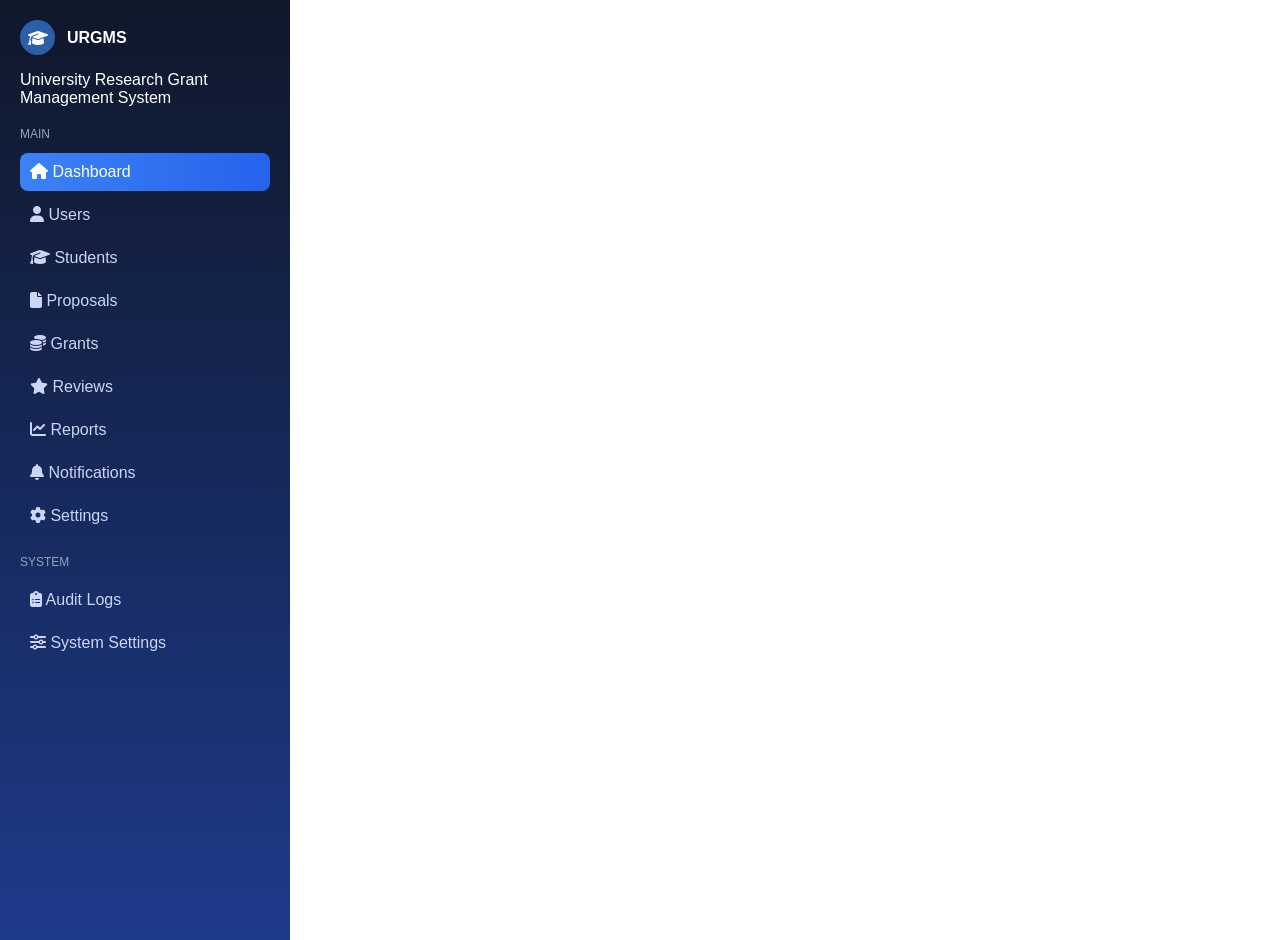
<file: background.html>
<!DOCTYPE html>
<html lang="en">
<head>
<meta charset="UTF-8">
<title>Sidebar</title>
<link rel="stylesheet" href="background.css">
<link rel="stylesheet" href="https://cdnjs.cloudflare.com/ajax/libs/font-awesome/6.5.0/css/all.min.css">
</head>
<body>

<div class="sidebar">  
    <a class="logo">
    <span class="icon-box">
    <i class="fa-solid fa-graduation-cap"></i></span><b>URGMS</b></a>
    <p>University Research Grant Management System</p>
    
    <div class="menu">
    <p class="section">MAIN</p>

    <a class="item active"><i class="fa-solid fa-house"></i> Dashboard</a>
    <a class="item"><i class="fa-solid fa-user"></i> Users</a>
    <a class="item"><i class="fa-solid fa-graduation-cap"></i> Students</a>
    <a class="item"><i class="fa-solid fa-file"></i> Proposals</a>
    <a class="item"><i class="fa-solid fa-coins"></i> Grants</a>
    <a class="item"><i class="fa-solid fa-star"></i> Reviews</a>
    <a class="item"><i class="fa-solid fa-chart-line"></i> Reports</a>
    <a class="item"><i class="fa-solid fa-bell"></i> Notifications</a>
    <a class="item"><i class="fa-solid fa-gear"></i> Settings</a>

    <p class="section">SYSTEM</p>

    <a class="item"><i class="fa-solid fa-clipboard-list"></i> Audit Logs</a>
    <a class="item"><i class="fa-solid fa-sliders"></i> System Settings</a>
</div>
</div>

</body>
</html
</file>
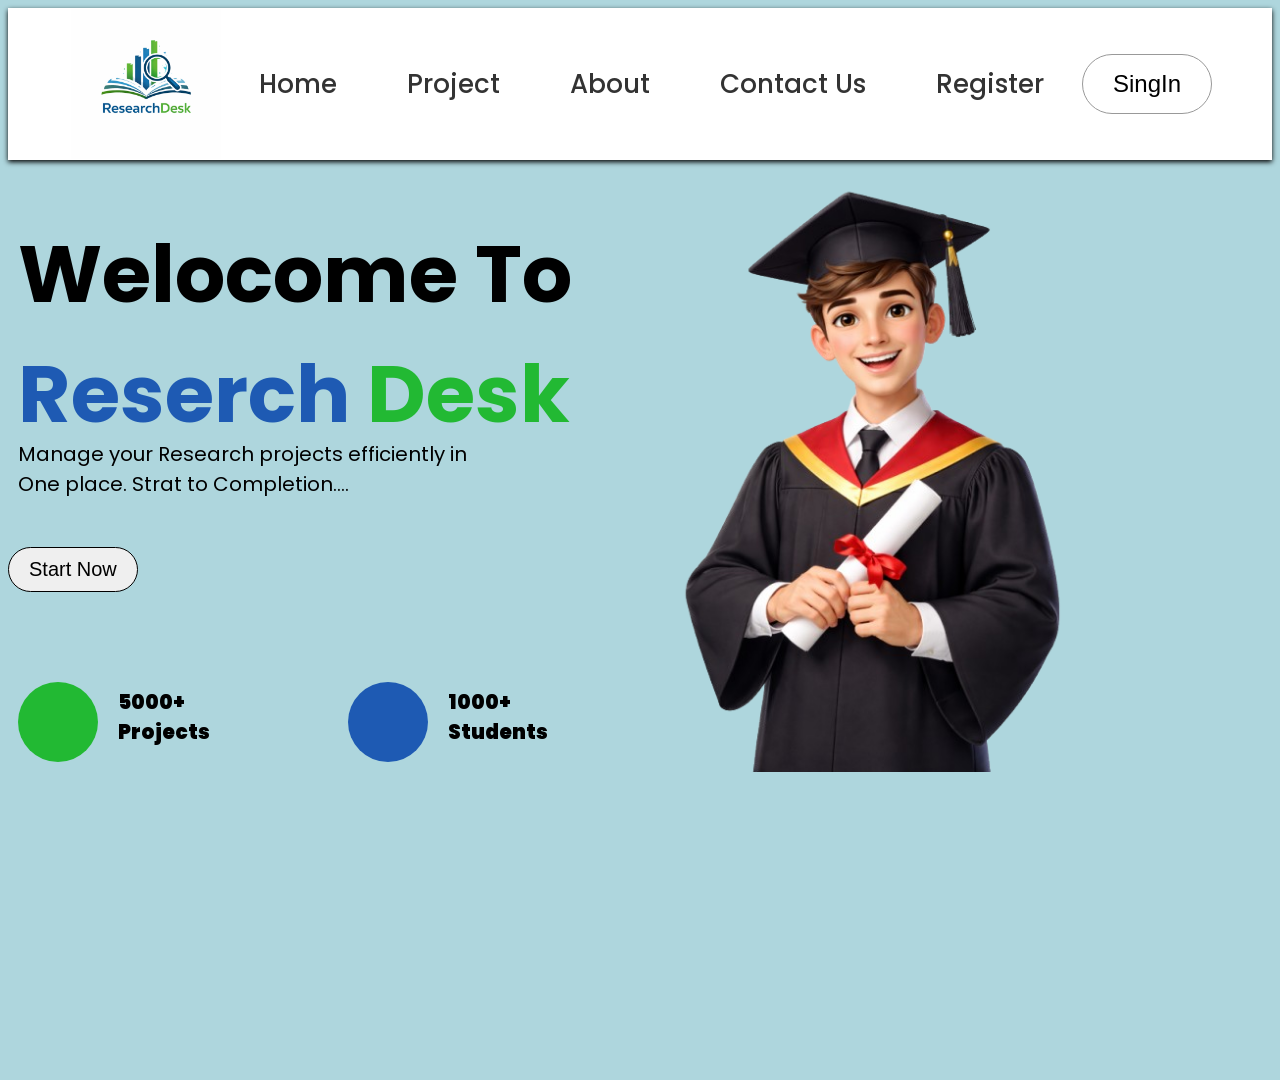
<file: Front.html>
<!DOCTYPE html>
<html lang="en">
<head>
    <link rel="stylesheet" href="front.css">
    <link href="https://fonts.googleapis.com/css2?family=Poppins:wght@400;500;600&display=swap" rel="stylesheet">
    <meta charset="UTF-8">
    <meta name="viewport" content="width=device-width, initial-scale=1.0">
    <title>ResearchDesk.com</title>
</head>
<body>
    <div class="navbar">

        <div class="logo">
            <img src="logo.png" alt="logo">
        </div>

        <div class="link">
        <a href="#">Home</a>
        <a href="#">Project</a>
        <a href="#">About</a>
        <a href="#">Contact Us</a>
        <a href="#">Register</a>
        </div>

        <div class="btn">
     <button class="SingIn">SingIn</button>

        </div>

    </div>

    <div class="content">

        <div class="text">
        <h1>Welocome  To <br>
        <span class="blue">Reserch</span>
        <span class="green">Desk</span>
        </h1>
        <p>Manage your Research projects efficiently in <br>
            One place. Strat to Completion....</p>
            <br> 
    </div>
    <div class="startd">
    <button class="start">Start Now</button>
    </div>

   </div>
   <div class="round">
<div class="round1">
    <div>
    <p>5000+ <br>
    Projects</p>
    </div>
</div>
<div class="round2">
    <p>1000+ <br>
    Students
    </p>
</div>
   </div>
    
<div class="gboy">
    <img src="gboy.png" alt="Graduate Boy">
</div>

</body>
</html>
</file>
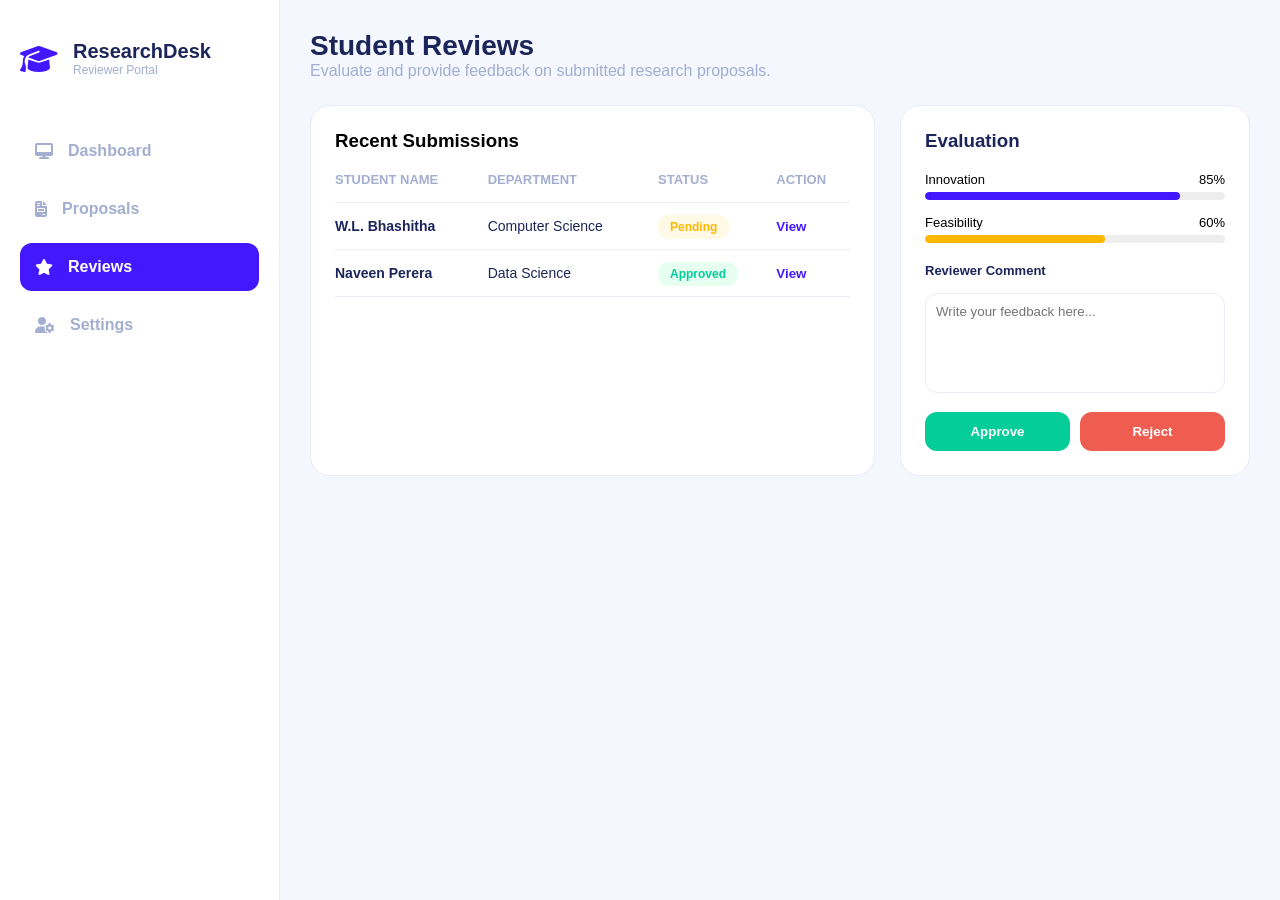
<file: student_review(1).html>
<!DOCTYPE html>
<html lang="en">
<head>
    <meta charset="UTF-8">
    <meta name="viewport" content="width=device-width, initial-scale=1.0">
    <title>ResearchDesk | Student Review</title>
    <!-- Using your original fonts and icons -->
    <link rel="stylesheet" href="https://cdnjs.cloudflare.com/ajax/libs/font-awesome/6.5.1/css/all.min.css">
    <style>
        :root {
            --sidebar-bg: #ffffff;
            --main-bg: #f4f7fe;
            --accent: #4318FF;
            --text-dark: #1B2559;
            --text-grey: #A3AED0;
            --white: #ffffff;
            --border: #E9EDF7;
        }

        * { margin: 0; padding: 0; box-sizing: border-box; font-family: 'DM Sans', sans-serif; }
        body { background-color: var(--main-bg); display: flex; }

        /* --- SIDEBAR (Matching your first code) --- */
        .sidebar {
            width: 280px; height: 100vh; background: var(--white);
            padding: 40px 20px; border-right: 1px solid var(--border);
            position: fixed;
        }
        .logo { display: flex; align-items: center; gap: 15px; margin-bottom: 50px; }
        .logo h2 { color: var(--text-dark); font-size: 20px; }
        
        .nav-menu { display: flex; flex-direction: column; gap: 10px; }
        .nav-item {
            text-decoration: none; color: var(--text-grey);
            padding: 15px; border-radius: 12px;
            display: flex; align-items: center; gap: 15px;
            font-weight: bold; transition: 0.3s;
        }
        .nav-item.active { background: var(--accent); color: white; }
        .nav-item:hover:not(.active) { background: #f0f0f0; }

        /* --- MAIN CONTENT --- */
        .main-content { margin-left: 280px; width: calc(100% - 280px); padding: 30px; }
        
        .header-title { margin-bottom: 25px; }
        .header-title h1 { color: var(--text-dark); font-size: 28px; }
        .header-title p { color: var(--text-grey); }

        /* --- REVIEW GRID --- */
        .content-grid { display: grid; grid-template-columns: 1fr 350px; gap: 25px; }

        .card {
            background: var(--white); border-radius: 20px;
            padding: 24px; border: 1px solid var(--border);
        }

        /* --- TABLE STYLE --- */
        table { width: 100%; border-collapse: collapse; margin-top: 20px; }
        th { text-align: left; color: var(--text-grey); font-size: 13px; padding-bottom: 15px; border-bottom: 1px solid var(--border); }
        td { padding: 15px 0; color: var(--text-dark); font-size: 14px; border-bottom: 1px solid var(--border); }

        .badge {
            padding: 5px 12px; border-radius: 10px; font-size: 12px; font-weight: bold;
        }
        .pending { background: #FFF9E6; color: #FFB800; }
        .approved { background: #E6FFF1; color: #05CD99; }

        /* --- EVALUATION PANEL (Right Side) --- */
        .eval-panel h3 { color: var(--text-dark); margin-bottom: 20px; }
        .criteria { margin-bottom: 15px; }
        .criteria-label { display: flex; justify-content: space-between; font-size: 13px; margin-bottom: 5px; }
        .progress-bar { height: 8px; background: #eee; border-radius: 10px; overflow: hidden; }
        .progress-fill { height: 100%; background: var(--accent); border-radius: 10px; }

        .comment-box {
            width: 100%; height: 100px; border: 1px solid var(--border);
            border-radius: 12px; padding: 10px; margin: 15px 0; resize: none;
        }

        .btn-group { display: flex; gap: 10px; }
        .btn {
            flex: 1; padding: 12px; border: none; border-radius: 12px;
            cursor: pointer; font-weight: bold; transition: 0.2s;
        }
        .btn-approve { background: #05CD99; color: white; }
        .btn-reject { background: #EE5D50; color: white; }
        .btn:hover { opacity: 0.8; }

    </style>
</head>
<body>

    <aside class="sidebar">
        <div class="logo">
            <i class="fa-solid fa-graduation-cap" style="font-size: 30px; color: var(--accent);"></i>
            <div>
                <h2>ResearchDesk</h2>
                <p style="font-size: 12px; color: var(--text-grey);">Reviewer Portal</p>
            </div>
        </div>
        
        <nav class="nav-menu">
            <a href="dashboard.html" class="nav-item">
                <i class="fa-solid fa-desktop"></i>
                <span>Dashboard</span>
            </a>
            <a href="#" class="nav-item">
                <i class="fa-solid fa-file-invoice"></i>
                <span>Proposals</span>
            </a>
            <a href="#" class="nav-item active">
                <i class="fa-solid fa-star"></i>
                <span>Reviews</span>
            </a>
            <a href="#" class="nav-item">
                <i class="fa-solid fa-user-gear"></i>
                <span>Settings</span>
            </a>
        </nav>
    </aside>

    <main class="main-content">
        <div class="header-title">
            <h1>Student Reviews</h1>
            <p>Evaluate and provide feedback on submitted research proposals.</p>
        </div>

        <div class="content-grid">
            <!-- Left Side: Table -->
            <div class="card">
                <h3>Recent Submissions</h3>
                <table>
                    <thead>
                        <tr>
                            <th>STUDENT NAME</th>
                            <th>DEPARTMENT</th>
                            <th>STATUS</th>
                            <th>ACTION</th>
                        </tr>
                    </thead>
                    <tbody>
                        <tr>
                            <td><b>W.L. Bhashitha</b></td>
                            <td>Computer Science</td>
                            <td><span class="badge pending">Pending</span></td>
                            <td><button style="background:none; border:none; color:var(--accent); cursor:pointer; font-weight:bold;">View</button></td>
                        </tr>
                        <tr>
                            <td><b>Naveen Perera</b></td>
                            <td>Data Science</td>
                            <td><span class="badge approved">Approved</span></td>
                            <td><button style="background:none; border:none; color:var(--accent); cursor:pointer; font-weight:bold;">View</button></td>
                        </tr>
                    </tbody>
                </table>
            </div>

            <!-- Right Side: Feedback Tool -->
            <div class="card eval-panel">
                <h3>Evaluation</h3>
                <div class="criteria">
                    <div class="criteria-label"><span>Innovation</span><span>85%</span></div>
                    <div class="progress-bar"><div class="progress-fill" style="width: 85%;"></div></div>
                </div>
                <div class="criteria">
                    <div class="criteria-label"><span>Feasibility</span><span>60%</span></div>
                    <div class="progress-bar"><div class="progress-fill" style="width: 60%; background:#FFB800;"></div></div>
                </div>
                
                <p style="font-size: 13px; color: var(--text-dark); margin-top: 20px; font-weight: bold;">Reviewer Comment</p>
                <textarea class="comment-box" placeholder="Write your feedback here..."></textarea>
                
                <div class="btn-group">
                    <button class="btn btn-approve">Approve</button>
                    <button class="btn btn-reject">Reject</button>
                </div>
            </div>
        </div>
    </main>

</body>
</html>
</file>
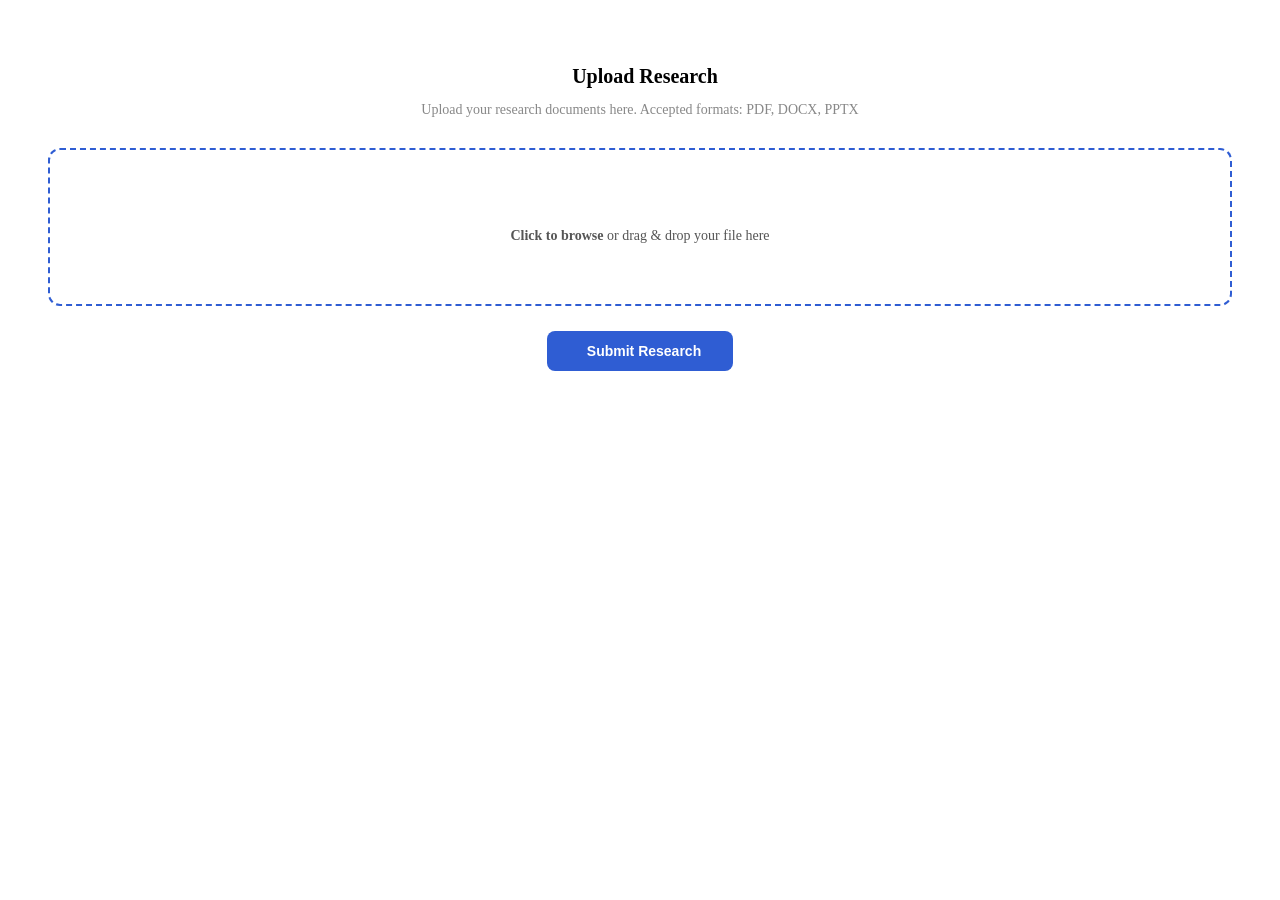
<file: webprojectupload/q1.html>
<!DOCTYPE html>
<html lang="en">
<head>
    <meta charset="UTF-8">
    <meta name="viewport" content="width=device-width, initial-scale=1.0">
    <title>Document</title>
    <link rel="stylesheet" href="q1.css">
</head>
<body>
   <div id="page-upload" class="page">
            <div class="upload-card">
                <h2><i class="fa-solid fa-upload" style="color:#2F5DD3;margin-right:10px;"></i>Upload Research</h2>
                <p>Upload your research documents here. Accepted formats: PDF, DOCX, PPTX</p>
                <div class="upload-zone" onclick="document.getElementById('fileInput').click()">
                    <i class="fa-solid fa-cloud-arrow-up"></i>
                    <span><b>Click to browse</b> or drag & drop your file here</span>
                    <input type="file" id="fileInput" style="display:none;" accept=".pdf,.docx,.pptx">
                </div>
                <button class="btn-upload">
                    <i class="fa-solid fa-paper-plane"></i>Submit Research
                </button>
            </div>
        </div> 

</body>
</html>
</file>
<file: background.css>
body {
    margin: 0;
    font-family: Arial;
    background: #ffffff;
}

/* Sidebar */
.sidebar {
    width: 250px;
    height: 100vh;
    background: linear-gradient(to bottom, #0f172a, #1e3a8a);
    color: white;
    padding: 20px;
}

/* Logo */
.logo h2 {
    margin: 0;
}

.logo p {
    font-size: 12px;
    color: #cbd5f5;
}

/* Section title */
.section {
    margin-top: 20px;
    font-size: 12px;
    color: #94a3b8;
}

/* Menu items */
.item {
    display: block;
    padding: 10px;
    margin-top: 5px;
    border-radius: 8px;
    cursor: pointer;
    color: #cbd5f5;
    text-decoration: none;
}
.logo{
   display: flex;          
    align-items: center;    
    gap: 12px;             
    color: white;
    text-decoration: none;
}
.icon-box {
    width: 35px;
    height: 35px;
    background: #2d5ea8;
    border-radius: 50%;

    display: flex;
    align-items: center;
    justify-content: center;
}


.icon-box i {
    color: white;
    font-size: 16px;
}

/* Hover */
.item:hover {
    background: rgba(255,255,255,0.1);
}

/* Active (Dashboard blue) */
.active {
    background: linear-gradient(to right, #3b82f6, #2563eb);
    color: white;
}
.text {
    font-size: 16px;
    font-weight: bold;
}
</file>
<file: front.css>
.navbar{
    display: flex;
    justify-content: space-between;
    align-items: center;
    padding: 1px 60px;
    height: 150px;
    box-shadow: 0 2px 5px;
    background-color: #ffff;

}
.conten{
    display: flex;
    justify-content: space-between;
    align-items: baseline;
    margin-top: 50px;
}

.text{
    max-width: 50%;
}h1{
    font-family: Poppins;
    font-size: 80px;
    margin-left: 10px;
    margin-bottom: 5px;
}
.blue{
    color: #1E5AB3;

 }
 .green{
    color: #22B933;
 }
 p{
    font-size: 20px;
    margin:15px 10px;
    font-family: Poppins;
    margin: -20px 10px;
 }
body{
     background-color: #aed6dd;   
    }
    

.link{
    display: flex;
    align-items: center;
    gap: 70px;
}
.logo img{
   max-height: 150px;
   max-width: 150px;
   object-fit: contain;
   display: block;
   margin-left: 3px;
   
}

.logo img{
    cursor: pointer;
}

.link a{
    
    text-decoration: none;
    color: #333;
    font-size: 26px;
    font-weight: 500;
    transition: 0.3s;
    font-family: Poppins;

}


.link a:hover{
    color: #8f1fc4;
}


.SingIn{
    padding: 15px 30px;
    border-radius: 32px;
    border: 1px solid #999;
    font-size: 24px;
    background: white;
    cursor: pointer;
    transition: 0.3s;

}

.SingIn:hover{
    background: #620dc4;
    color: white;
}
.startd{
    padding: 50px 0;
    align-items: center;
}
.start{
    padding: 10px 20px;
    border-radius: 24px;
    border: 1px solid #000;
    cursor: pointer;
    transition: 0.3s;
    font-size: 20px;
}
.start:hover{
    background: #22B933 ;
    color: #000;
}
.round{
    display: flex;
    margin-top: 30px;
    gap: 40px;
    align-items:center;
}

.round1{
    width: 80px;
    height: 80px;
    border-radius: 50%;
    background-color: #22B933;
    align-items: center;
    justify-content: center;
    text-align: center;
    margin: 10px 10px;
    font-size: 32px;
     font-family: Poppins;
}
.round2{
    width: 80px;
    height: 80px;
    border-radius: 50%;
    background-color: #1E5AB3;
    align-items: center;
    justify-content: center;
    text-align: center;
    margin: 10px 200px;
    font-size: 32px;
    font-family: Poppins;
}

.round p{
    margin: 5px 100px;
    font-weight: 1000;
}
.gboy {
    position: relative;
    height: 300px;
}
.gboy img{
    position: absolute;
    right: 200px;
    top:-600px;
    width: 400px;
    animation: fadeIn 1.5s ease-out, pulse 3s infinite ease-in-out 1.5s;
    
}

@keyframes fadeIn{
   0% {
    opacity: 0;
    transform: translateY(50px) scale(0.9);
    }
    100% {
        opacity: 1;
        transform: translateY(0) scale(1);
    }
}

@keyframes pulse{
    0% {
     transform: scale(1);
     }
     50%{
        transform: scale(1.05);
     }
     100% {
         transform: scale(1);
     }
 }

/* ABOUT SECTION */

#aboutSection{
    display: none;
    background: white;
    padding: 60px;
    margin: 60px auto;
    width: 85%;
    border-radius: 20px;
    box-shadow: 0 4px 10px rgba(0,0,0,0.1);
    animation: fadeAbout 0.5s ease;
}

#aboutSection h2{
    font-size: 42px;
    color: #1E5AB3;
    margin-bottom: 25px;
    font-family: Poppins;
}

#aboutSection p{
    font-size: 22px;
    line-height: 1.9;
    color: #444;
    font-family: Poppins;
}

/* ANIMATION */

@keyframes fadeAbout{

    from{
        opacity: 0;
        transform: translateY(30px);
    }

    to{
        opacity: 1;
        transform: translateY(0);
    }

}

/* CONTACT SECTION */

#contactSection{
    display: none;
    background: white;
    width: 85%;
    margin: 60px auto;
    padding: 60px;
    border-radius: 20px;
    box-shadow: 0 4px 10px rgba(0,0,0,0.1);
    animation: fadeContact 0.5s ease;
}

#contactSection h2{
    font-size: 42px;
    color: #22B933;
    margin-bottom: 30px;
    font-family: Poppins;
}

#contactSection h4{
    font-size: 24px;
    color: #444;
    margin-bottom: 20px;
    font-family: Poppins;
    font-weight: 500;
    line-height: 1.8;
}

/* ANIMATION */

@keyframes fadeContact{

    from{
        opacity: 0;
        transform: translateY(30px);
    }

    to{
        opacity: 1;
        transform: translateY(0);
    }

}
</file>
<file: webprojectupload/q1.css>
/* ── UPLOAD PAGE ── */
        .upload-card{background:#fff;border-radius:12px;padding:40px;text-align:center;}
        .upload-card h2{font-size:20px;font-weight:600;margin-bottom:10px;}
        .upload-card p{color:#888;font-size:14px;margin-bottom:30px;}
        .upload-zone{border:2px dashed #2F5DD3;border-radius:12px;padding:60px 20px;cursor:pointer;transition:background .2s;}
        .upload-zone:hover{background:#EBF1FF;}
        .upload-zone i{font-size:48px;color:#2F5DD3;margin-bottom:16px;display:block;}
        .upload-zone span{font-size:14px;color:#555;}
        .btn-upload{margin-top:25px;background:#2F5DD3;color:#fff;border:none;padding:12px 32px;border-radius:8px;cursor:pointer;font-size:14px;font-family:'Poppins',sans-serif;font-weight:600;display:inline-flex;align-items:center;gap:8px;}
        .btn-upload:hover{background:#2348b0;}
</file>
